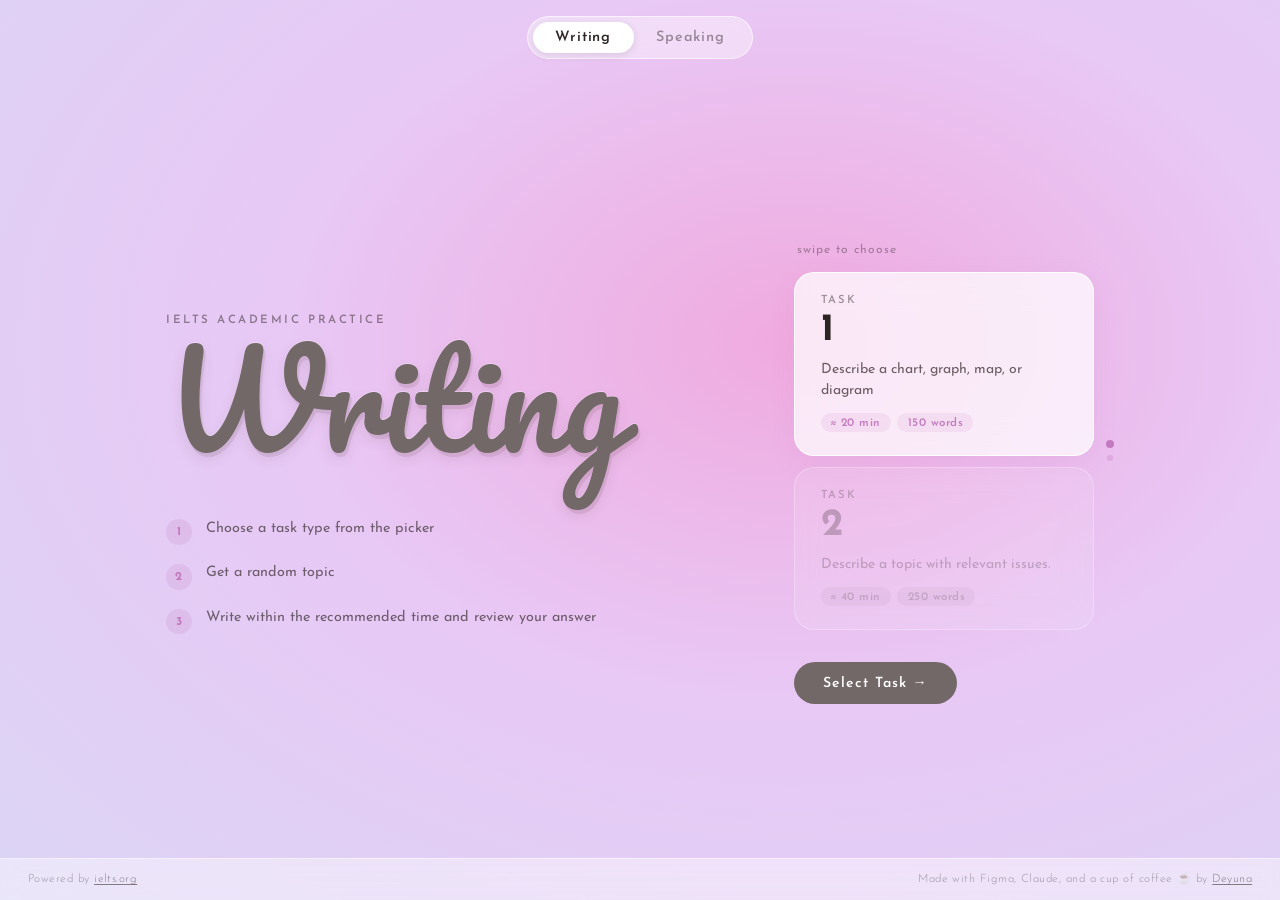
<file: index.html>
<!DOCTYPE html>
<html lang="en">
<head>
  <meta charset="UTF-8" />
  <meta name="viewport" content="width=device-width, initial-scale=1.0" />
  <title>IELTS Practice</title>
  <link rel="preconnect" href="https://fonts.googleapis.com" />
  <link rel="preconnect" href="https://fonts.gstatic.com" crossorigin />
  <link href="https://fonts.googleapis.com/css2?family=Josefin+Sans:wght@300;400;600;700&family=Pacifico&display=swap" rel="stylesheet" />
  <link rel="stylesheet" href="style.css" />
</head>
<body>

  <!-- Fixed Nav -->
  <nav class="nav">
    <div class="nav-inner">
      <div class="nav-pill-track">
        <div class="nav-slider"></div>
        <button class="nav-btn active" data-mode="writing">Writing</button>
        <button class="nav-btn" data-mode="speaking">Speaking</button>
      </div>
    </div>
  </nav>

  <!-- Writing Section -->
  <section class="mode-section" id="section-writing">
    <div class="mode-layout">

      <!-- Left Hero -->
      <div class="hero-side">
        <p class="eyebrow">IELTS Academic Practice</p>
        <h1 class="hero-title">Writing</h1>
        <ol class="steps-list">
          <li class="step-item">
            <span class="step-num">1</span>
            <span class="step-text">Choose a task type from the picker</span>
          </li>
          <li class="step-item">
            <span class="step-num">2</span>
            <span class="step-text">Get a random topic</span>
          </li>
          <li class="step-item">
            <span class="step-num">3</span>
            <span class="step-text">Write within the recommended time and review your answer</span>
          </li>
        </ol>
      </div>

      <!-- Right Picker -->
      <div class="picker-side">
        <p class="swipe-hint">swipe to choose</p>

        <div class="card-with-dots">
          <div class="card-stack" id="stack-writing">

            <div class="card card-active" data-value="task1">
              <p class="card-label">Task</p>
              <p class="card-number">1</p>
              <p class="card-desc">Describe a chart, graph, map, or diagram</p>
              <div class="card-badges">
                <span class="card-badge">&#8776; 20 min</span>
                <span class="card-badge">150 words</span>
              </div>
            </div>

            <div class="card card-inactive" data-value="task2">
              <p class="card-label">Task</p>
              <p class="card-number">2</p>
              <p class="card-desc">Describe a topic with relevant issues.</p>
              <div class="card-badges">
                <span class="card-badge">&#8776; 40 min</span>
                <span class="card-badge">250 words</span>
              </div>
            </div>

          </div>

          <div class="dot-row" id="dots-writing">
            <span class="dot active"></span>
            <span class="dot"></span>
          </div>
        </div>

        <button class="start-btn" data-section="writing">Select Task &#8594;</button>
      </div>

    </div>
  </section>

  <!-- Speaking Section -->
  <section class="mode-section hidden" id="section-speaking">
    <div class="mode-layout">

      <!-- Left Hero -->
      <div class="hero-side">
        <p class="eyebrow">IELTS Academic Practice</p>
        <h1 class="hero-title">Speaking</h1>
        <ol class="steps-list">
          <li class="step-item">
            <span class="step-num">1</span>
            <span class="step-text">Choose a part from the picker</span>
          </li>
          <li class="step-item">
            <span class="step-num">2</span>
            <span class="step-text">Get a random topic</span>
          </li>
          <li class="step-item">
            <span class="step-num">3</span>
            <span class="step-text">Practice your speaking!</span>
          </li>
        </ol>
      </div>

      <!-- Right Picker -->
      <div class="picker-side">
        <p class="swipe-hint">swipe to choose</p>

        <div class="card-with-dots">
          <div class="card-stack" id="stack-speaking">

            <div class="card card-active" data-value="part1">
              <p class="card-label">Part</p>
              <p class="card-number">1</p>
              <p class="card-desc">Introduce and interview</p>
              <div class="card-badges">
                <span class="card-badge">&#8776; 4 &#8211; 5 minutes</span>
              </div>
            </div>

            <div class="card card-inactive" data-value="part2">
              <p class="card-label">Part</p>
              <p class="card-number">2</p>
              <p class="card-desc">Long turn</p>
              <div class="card-badges">
                <span class="card-badge">&#8776; 3 &#8211; 4 minutes</span>
              </div>
            </div>

            <div class="card card-inactive" data-value="part3">
              <p class="card-label">Part</p>
              <p class="card-number">3</p>
              <p class="card-desc">Discussion</p>
              <div class="card-badges">
                <span class="card-badge">&#8776; 4 &#8211; 5 mins</span>
              </div>
            </div>

          </div>

          <div class="dot-row" id="dots-speaking">
            <span class="dot active"></span>
            <span class="dot"></span>
            <span class="dot"></span>
          </div>
        </div>

        <button class="start-btn" data-section="speaking">Select Task &#8594;</button>
      </div>

    </div>
  </section>

  <footer class="site-footer">
    <span class="footer-left">
      Powered by <a class="footer-link" href="https://ielts.org" target="_blank" rel="noopener noreferrer">ielts.org</a>
    </span>
    <span class="footer-right">
      Made with Figma, Claude, and a cup of coffee &#9749; by <a class="footer-link" href="https://www.linkedin.com/in/deyuna-arham-rusmiland/" target="_blank" rel="noopener noreferrer">Deyuna</a>
    </span>
  </footer>

  <script src="app.js"></script>
  <script src="pop.js"></script>
</body>
</html>
</file>
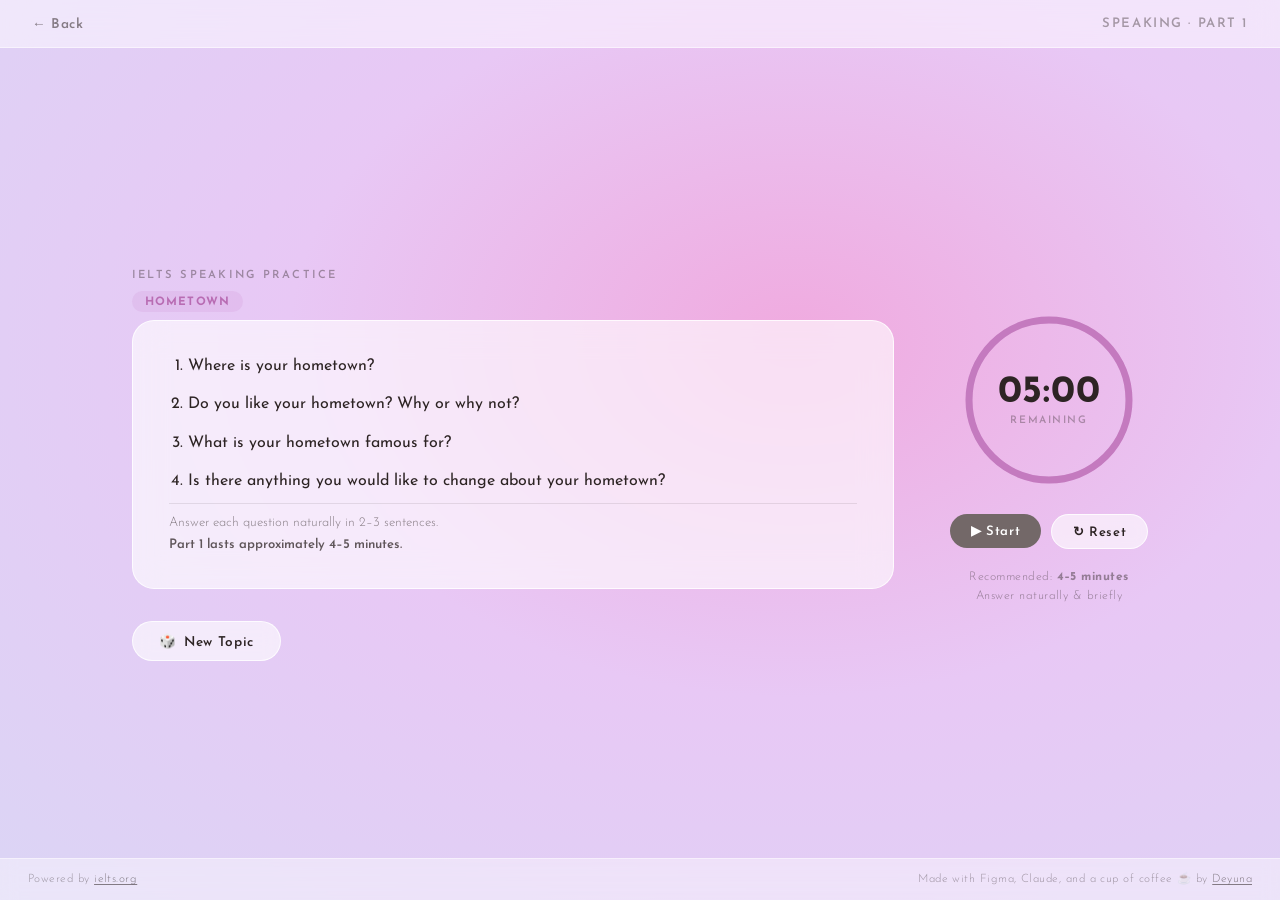
<file: part1.html>
<!DOCTYPE html>
<html lang="en">
<head>
  <meta charset="UTF-8" />
  <meta name="viewport" content="width=device-width, initial-scale=1.0" />
  <title>Part 1 — IELTS Speaking Practice</title>
  <link rel="preconnect" href="https://fonts.googleapis.com" />
  <link rel="preconnect" href="https://fonts.gstatic.com" crossorigin />
  <link href="https://fonts.googleapis.com/css2?family=Josefin+Sans:wght@300;400;600;700&family=Pacifico&display=swap" rel="stylesheet" />
  <link rel="stylesheet" href="style.css" />
</head>
<body>

  <header class="practice-nav">
    <a href="index.html" class="back-btn">&#8592; Back</a>
    <span class="practice-nav__title">Speaking &middot; Part 1</span>
  </header>

  <main class="practice-main">
    <div class="practice-layout">

      <div class="question-side">
        <div>
          <span class="question-eyebrow">IELTS Speaking Practice</span>
          <span class="question-type-badge" id="q-type">Hometown</span>
        </div>
        <div class="question-card" id="question-card">
          <div id="q-prompt"></div>
          <hr class="question-divider" />
          <p class="question-task-line">
            Answer each question naturally in 2&ndash;3 sentences.<br />
            <strong>Part 1 lasts approximately 4&ndash;5 minutes.</strong>
          </p>
        </div>
        <button class="btn-new" id="btn-new">&#127922;&ensp;New Topic</button>
      </div>

      <div class="timer-side">
        <div class="timer-container">
          <svg class="timer-svg" viewBox="0 0 188 188">
            <circle class="timer-track" cx="94" cy="94" r="80" />
            <circle class="timer-ring" id="timer-ring" cx="94" cy="94" r="80" />
          </svg>
          <div class="timer-center">
            <div class="timer-display" id="timer-display">05:00</div>
            <div class="timer-sub">remaining</div>
          </div>
        </div>
        <div class="timer-controls">
          <button class="timer-btn timer-btn--start" id="btn-start">&#9654; Start</button>
          <button class="timer-btn timer-btn--reset" id="btn-reset">&#8635; Reset</button>
        </div>
        <p class="timer-info">Recommended: <strong>4&ndash;5 minutes</strong><br />Answer naturally &amp; briefly</p>
      </div>

    </div>
  </main>

  <footer class="site-footer">
    <span class="footer-left">Powered by <a class="footer-link" href="https://ielts.org" target="_blank" rel="noopener noreferrer">ielts.org</a></span>
    <span class="footer-right">Made with Figma, Claude, and a cup of coffee &#9749; by <a class="footer-link" href="https://www.linkedin.com/in/deyuna-arham-rusmiland/" target="_blank" rel="noopener noreferrer">Deyuna</a></span>
  </footer>

  <script>
  (function () {
    'use strict';

    const topics = [
      {
        topic: 'Hometown',
        questions: [
          'Where is your hometown?',
          'Do you like your hometown? Why or why not?',
          'What is your hometown famous for?',
          'Is there anything you would like to change about your hometown?'
        ]
      },
      {
        topic: 'Home & Accommodation',
        questions: [
          'Do you live in a house or an apartment?',
          'How long have you lived there?',
          'What is your favourite room in your home?',
          'Would you like to change anything about your home?'
        ]
      },
      {
        topic: 'Work & Study',
        questions: [
          'What do you do — do you work or are you a student?',
          'Why did you choose your job or field of study?',
          'Do you enjoy your work or studies?',
          'What are your plans for the future?'
        ]
      },
      {
        topic: 'Family',
        questions: [
          'Can you tell me about your family?',
          'Are you close to your family members?',
          'How much time do you spend with your family?',
          'Is family important in your culture?'
        ]
      },
      {
        topic: 'Hobbies & Free Time',
        questions: [
          'What do you like to do in your free time?',
          'How long have you had this interest?',
          'Do you prefer spending free time alone or with others?',
          'Is it important to have hobbies? Why?'
        ]
      },
      {
        topic: 'Food & Cooking',
        questions: [
          'What is your favourite food?',
          'Do you enjoy cooking? Why or why not?',
          'Have your eating habits changed since you were a child?',
          'Is food an important part of your culture?'
        ]
      },
      {
        topic: 'Music',
        questions: [
          'Do you enjoy listening to music?',
          'What type of music do you like most?',
          'Can you play any musical instruments?',
          'Has music always been popular in your country?'
        ]
      },
      {
        topic: 'Sports & Exercise',
        questions: [
          'Do you like sports?',
          'What sports do you enjoy playing or watching?',
          'Did you do a lot of sport when you were a child?',
          'Do you think it is important to be physically fit?'
        ]
      },
      {
        topic: 'Travel',
        questions: [
          'Do you enjoy travelling?',
          'Where have you travelled to?',
          'Where would you most like to visit in the future?',
          'Do you prefer travelling alone or with others?'
        ]
      },
      {
        topic: 'Reading',
        questions: [
          'Do you like reading?',
          'What kinds of books do you like to read?',
          'How often do you read?',
          'Do you think reading habits have changed in recent years?'
        ]
      },
      {
        topic: 'Technology',
        questions: [
          'How often do you use the internet?',
          'What do you mainly use your smartphone for?',
          'Do you think you spend too much time on technology?',
          'How has technology changed your daily life?'
        ]
      },
      {
        topic: 'Shopping',
        questions: [
          'Do you enjoy shopping?',
          'How often do you go shopping?',
          'Do you prefer shopping online or in physical shops?',
          'Has the way people shop changed in recent years?'
        ]
      },
      {
        topic: 'Weather',
        questions: [
          'What kind of weather do you like?',
          'How does weather affect your mood?',
          'What is the weather like in your hometown?',
          'Has the weather in your country changed recently?'
        ]
      },
      {
        topic: 'Art & Museums',
        questions: [
          'Are you interested in art?',
          'Do you ever visit art galleries or museums?',
          'Did you study art at school?',
          'Is art important in your culture?'
        ]
      },
      {
        topic: 'Films & TV',
        questions: [
          'Do you enjoy watching films?',
          'What is your favourite type of film?',
          'How often do you watch TV or streaming shows?',
          'Do you prefer watching films at home or at the cinema?'
        ]
      }
    ];

    let currentIdx = -1;

    const qType   = document.getElementById('q-type');
    const qPrompt = document.getElementById('q-prompt');
    const qCard   = document.getElementById('question-card');
    const btnNew  = document.getElementById('btn-new');
    const btnStart= document.getElementById('btn-start');
    const btnReset= document.getElementById('btn-reset');
    const display = document.getElementById('timer-display');
    const ring    = document.getElementById('timer-ring');

    const TOTAL = 5 * 60;
    const R = 80;
    const CIRC = 2 * Math.PI * R;
    ring.style.strokeDasharray = CIRC;
    ring.style.strokeDashoffset = 0;

    let remaining = TOTAL, running = false, interval = null;


    function playBell() {
      try {
        var ctx = new (window.AudioContext || window.webkitAudioContext)();
        function ring(startTime) {
          [[880, 0.45], [1320, 0.25], [1760, 0.12], [2640, 0.06]].forEach(function(h) {
            var osc = ctx.createOscillator();
            var gain = ctx.createGain();
            osc.connect(gain);
            gain.connect(ctx.destination);
            osc.frequency.value = h[0];
            osc.type = 'sine';
            gain.gain.setValueAtTime(h[1], startTime);
            gain.gain.exponentialRampToValueAtTime(0.001, startTime + 1.4);
            osc.start(startTime);
            osc.stop(startTime + 1.5);
          });
        }
        ring(ctx.currentTime);
        ring(ctx.currentTime + 1.1);
        ring(ctx.currentTime + 2.2);
      } catch(e) {}
    }

    function fmt(s) {
      return String(Math.floor(s/60)).padStart(2,'0') + ':' + String(s%60).padStart(2,'0');
    }
    function renderTimer() {
      display.textContent = fmt(remaining);
      ring.style.strokeDashoffset = CIRC * (1 - remaining / TOTAL);
      if (remaining <= 60 && remaining > 0) {
        ring.classList.add('warning'); ring.classList.remove('done');
      } else if (remaining === 0) {
        ring.classList.add('done'); ring.classList.remove('warning');
      } else {
        ring.classList.remove('warning','done');
      }
    }
    function startTimer() {
      if (running || remaining === 0) return;
      running = true; btnStart.textContent = '⏸ Pause';
      interval = setInterval(function() {
        remaining--;
        renderTimer();
        if (remaining <= 0) {
          clearInterval(interval); running = false;
          btnStart.textContent = '▶ Start';
          playBell();
          display.textContent = "Time's up!";
          display.classList.add('timer-timesup');
        }
      }, 1000);
    }
    function pauseTimer() { clearInterval(interval); running = false; btnStart.textContent = '▶ Start'; }
    function resetTimer() { pauseTimer(); remaining = TOTAL; display.classList.remove('timer-timesup'); renderTimer(); }

    btnStart.addEventListener('click', function() { running ? pauseTimer() : startTimer(); });
    btnReset.addEventListener('click', resetTimer);

    function showQuestion(t) {
      qCard.classList.add('fading');
      setTimeout(function() {
        qType.textContent = t.topic;
        var html = '<ol style="margin:0;padding-left:1.2rem;display:flex;flex-direction:column;gap:.75rem">';
        t.questions.forEach(function(q) {
          html += '<li style="font-family:\'Josefin Sans\',sans-serif;font-size:1rem;font-weight:400;color:#2d2424;line-height:1.65">' + q + '</li>';
        });
        html += '</ol>';
        qPrompt.innerHTML = html;
        qCard.classList.remove('fading');
      }, 200);
    }

    btnNew.addEventListener('click', function() {
      var idx;
      do { idx = Math.floor(Math.random() * topics.length); } while (idx === currentIdx && topics.length > 1);
      currentIdx = idx;
      showQuestion(topics[idx]);
    });

    currentIdx = 0;
    showQuestion(topics[0]);
    renderTimer();
  })();
  </script>
  <script src="pop.js"></script>
</body>
</html>
</file>
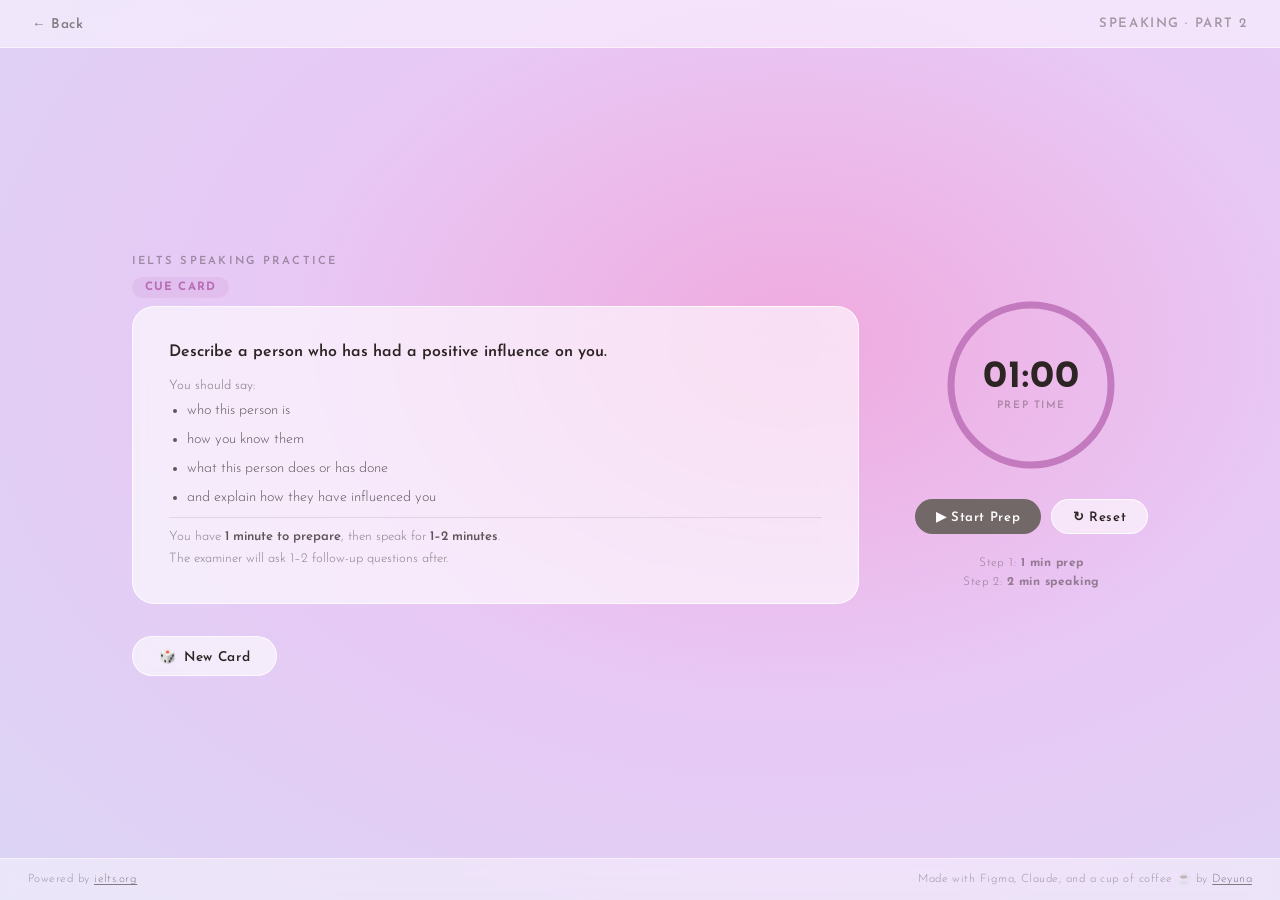
<file: part2.html>
<!DOCTYPE html>
<html lang="en">
<head>
  <meta charset="UTF-8" />
  <meta name="viewport" content="width=device-width, initial-scale=1.0" />
  <title>Part 2 — IELTS Speaking Practice</title>
  <link rel="preconnect" href="https://fonts.googleapis.com" />
  <link rel="preconnect" href="https://fonts.gstatic.com" crossorigin />
  <link href="https://fonts.googleapis.com/css2?family=Josefin+Sans:wght@300;400;600;700&family=Pacifico&display=swap" rel="stylesheet" />
  <link rel="stylesheet" href="style.css" />
</head>
<body>

  <header class="practice-nav">
    <a href="index.html" class="back-btn">&#8592; Back</a>
    <span class="practice-nav__title">Speaking &middot; Part 2</span>
  </header>

  <main class="practice-main">
    <div class="practice-layout">

      <div class="question-side">
        <div>
          <span class="question-eyebrow">IELTS Speaking Practice</span>
          <span class="question-type-badge" id="q-type">Long Turn</span>
        </div>
        <div class="question-card" id="question-card">
          <div id="q-prompt"></div>
          <hr class="question-divider" />
          <p class="question-task-line">
            You have <strong>1 minute to prepare</strong>, then speak for <strong>1&ndash;2 minutes</strong>.<br />
            The examiner will ask 1&ndash;2 follow-up questions after.
          </p>
        </div>
        <button class="btn-new" id="btn-new">&#127922;&ensp;New Card</button>
      </div>

      <div class="timer-side">
        <div class="timer-container">
          <svg class="timer-svg" viewBox="0 0 188 188">
            <circle class="timer-track" cx="94" cy="94" r="80" />
            <circle class="timer-ring" id="timer-ring" cx="94" cy="94" r="80" />
          </svg>
          <div class="timer-center">
            <div class="timer-display" id="timer-display">01:00</div>
            <div class="timer-sub" id="timer-sub">prep time</div>
          </div>
        </div>
        <div class="timer-controls">
          <button class="timer-btn timer-btn--start" id="btn-start">&#9654; Start Prep</button>
          <button class="timer-btn timer-btn--reset" id="btn-reset">&#8635; Reset</button>
        </div>
        <p class="timer-info" id="timer-info">Step 1: <strong>1 min prep</strong><br />Step 2: <strong>2 min speaking</strong></p>
      </div>

    </div>
  </main>

  <footer class="site-footer">
    <span class="footer-left">Powered by <a class="footer-link" href="https://ielts.org" target="_blank" rel="noopener noreferrer">ielts.org</a></span>
    <span class="footer-right">Made with Figma, Claude, and a cup of coffee &#9749; by <a class="footer-link" href="https://www.linkedin.com/in/deyuna-arham-rusmiland/" target="_blank" rel="noopener noreferrer">Deyuna</a></span>
  </footer>

  <script>
  (function () {
    'use strict';

    const cards = [
      {
        prompt: 'Describe a person who has had a positive influence on you.',
        bullets: ['who this person is', 'how you know them', 'what this person does or has done', 'and explain how they have influenced you']
      },
      {
        prompt: 'Describe a place you have visited that you particularly enjoyed.',
        bullets: ['where this place is', 'when you went there', 'what you did there', 'and explain why you enjoyed it so much']
      },
      {
        prompt: 'Describe a memorable event from your childhood.',
        bullets: ['what the event was', 'when and where it took place', 'who was there with you', 'and explain why this event is memorable for you']
      },
      {
        prompt: 'Describe a skill you would like to learn.',
        bullets: ['what the skill is', 'why you would like to learn it', 'how you would learn it', 'and explain how this skill would benefit you']
      },
      {
        prompt: 'Describe a book or film that made a strong impression on you.',
        bullets: ['what it is about', 'when you read or watched it', 'why you chose it', 'and explain what impression it made on you']
      },
      {
        prompt: 'Describe a time when you helped someone.',
        bullets: ['who you helped', 'when this happened', 'how you helped them', 'and explain how you felt about helping them']
      },
      {
        prompt: 'Describe a traditional food from your country.',
        bullets: ['what this food is', 'how it is made', 'when people eat it', 'and explain why this food is important to your culture']
      },
      {
        prompt: 'Describe a teacher who made a lasting impression on you.',
        bullets: ['who this teacher was', 'what subject they taught', 'what made them different from other teachers', 'and explain what you learned from them']
      },
      {
        prompt: 'Describe a piece of technology you find particularly useful.',
        bullets: ['what the technology is', 'how often you use it', 'what you use it for', 'and explain why you find it so useful']
      },
      {
        prompt: 'Describe a journey you have been on that you found memorable.',
        bullets: ['where you went', 'how you travelled', 'who you were with', 'and explain what made this journey memorable']
      },
      {
        prompt: 'Describe an achievement you are proud of.',
        bullets: ['what the achievement was', 'when you achieved it', 'what challenges you faced', 'and explain why you are proud of this achievement']
      },
      {
        prompt: 'Describe a sport or physical activity you enjoy.',
        bullets: ['what the sport or activity is', 'when you started doing it', 'how often you do it', 'and explain why you enjoy it']
      },
      {
        prompt: 'Describe a time you received helpful advice.',
        bullets: ['who gave you the advice', 'what the advice was', 'why you needed it at the time', 'and explain how the advice helped you']
      },
      {
        prompt: 'Describe a city or town you would like to live in.',
        bullets: ['where this city or town is', 'what it is like', 'why you would like to live there', 'and explain what you would do there']
      },
      {
        prompt: 'Describe something you own that is very important to you.',
        bullets: ['what the object is', 'how long you have had it', 'how you got it', 'and explain why it is important to you']
      }
    ];

    let currentIdx = -1;

    const qType   = document.getElementById('q-type');
    const qPrompt = document.getElementById('q-prompt');
    const qCard   = document.getElementById('question-card');
    const btnNew  = document.getElementById('btn-new');
    const btnStart= document.getElementById('btn-start');
    const btnReset= document.getElementById('btn-reset');
    const display = document.getElementById('timer-display');
    const sub     = document.getElementById('timer-sub');
    const ring    = document.getElementById('timer-ring');

    const PREP = 60, SPEAK = 120;
    const R = 80, CIRC = 2 * Math.PI * R;
    ring.style.strokeDasharray = CIRC;

    let phase = 'prep', remaining = PREP, running = false, interval = null;


    function playBell() {
      try {
        var ctx = new (window.AudioContext || window.webkitAudioContext)();
        function ring(startTime) {
          [[880, 0.45], [1320, 0.25], [1760, 0.12], [2640, 0.06]].forEach(function(h) {
            var osc = ctx.createOscillator();
            var gain = ctx.createGain();
            osc.connect(gain);
            gain.connect(ctx.destination);
            osc.frequency.value = h[0];
            osc.type = 'sine';
            gain.gain.setValueAtTime(h[1], startTime);
            gain.gain.exponentialRampToValueAtTime(0.001, startTime + 1.4);
            osc.start(startTime);
            osc.stop(startTime + 1.5);
          });
        }
        ring(ctx.currentTime);
        ring(ctx.currentTime + 1.1);
        ring(ctx.currentTime + 2.2);
      } catch(e) {}
    }

    function fmt(s) {
      return String(Math.floor(s/60)).padStart(2,'0') + ':' + String(s%60).padStart(2,'0');
    }
    function renderTimer() {
      display.textContent = fmt(remaining);
      var total = phase === 'prep' ? PREP : SPEAK;
      ring.style.strokeDashoffset = CIRC * (1 - remaining / total);
      if (remaining <= 30 && remaining > 0) {
        ring.classList.add('warning'); ring.classList.remove('done');
      } else if (remaining === 0) {
        ring.classList.add('done'); ring.classList.remove('warning');
      } else {
        ring.classList.remove('warning','done');
      }
    }

    function startSpeakPhase() {
      phase = 'speak';
      remaining = SPEAK;
      sub.textContent = 'speaking time';
      btnStart.textContent = '⏸ Pause';
      ring.classList.remove('warning','done');
      display.classList.remove('timer-timesup');
      renderTimer();
      interval = setInterval(function() {
        remaining--;
        renderTimer();
        if (remaining <= 0) {
          clearInterval(interval); running = false;
          btnStart.textContent = '▶ Start';
          playBell();
          display.textContent = "Time's up!";
          display.classList.add('timer-timesup');
        }
      }, 1000);
    }

    function startTimer() {
      if (running) return;
      if (remaining === 0 && phase === 'speak') return;
      running = true;
      btnStart.textContent = '⏸ Pause';
      interval = setInterval(function() {
        remaining--;
        renderTimer();
        if (remaining <= 0) {
          clearInterval(interval); running = false;
          if (phase === 'prep') {
            startSpeakPhase();
          } else {
            btnStart.textContent = '▶ Start';
            playBell();
          display.textContent = "Time's up!";
            display.classList.add('timer-timesup');
          }
        }
      }, 1000);
    }
    function pauseTimer() { clearInterval(interval); running = false; btnStart.textContent = phase === 'prep' ? '▶ Start Prep' : '▶ Resume'; }
    function resetTimer() {
      pauseTimer(); phase = 'prep'; remaining = PREP;
      sub.textContent = 'prep time';
      btnStart.textContent = '▶ Start Prep';
      display.classList.remove('timer-timesup');
      ring.classList.remove('warning','done');
      renderTimer();
    }

    btnStart.addEventListener('click', function() { running ? pauseTimer() : startTimer(); });
    btnReset.addEventListener('click', resetTimer);

    function showQuestion(c) {
      qCard.classList.add('fading');
      setTimeout(function() {
        qType.textContent = 'Cue Card';
        var html = '<p style="font-family:\'Josefin Sans\',sans-serif;font-size:1rem;font-weight:600;color:#2d2424;line-height:1.65;margin-bottom:.9rem">' + c.prompt + '</p>';
        html += '<p style="font-family:\'Josefin Sans\',sans-serif;font-size:.82rem;font-weight:300;color:rgba(45,36,36,.6);margin-bottom:.5rem">You should say:</p>';
        html += '<ul style="margin:0;padding-left:1.1rem;display:flex;flex-direction:column;gap:.4rem">';
        c.bullets.forEach(function(b) {
          html += '<li style="font-family:\'Josefin Sans\',sans-serif;font-size:.9rem;font-weight:300;color:rgba(45,36,36,.75);line-height:1.55">' + b + '</li>';
        });
        html += '</ul>';
        qPrompt.innerHTML = html;
        qCard.classList.remove('fading');
      }, 200);
    }

    btnNew.addEventListener('click', function() {
      var idx;
      do { idx = Math.floor(Math.random() * cards.length); } while (idx === currentIdx && cards.length > 1);
      currentIdx = idx;
      showQuestion(cards[idx]);
      resetTimer();
    });

    currentIdx = 0;
    showQuestion(cards[0]);
    renderTimer();
  })();
  </script>
  <script src="pop.js"></script>
</body>
</html>
</file>
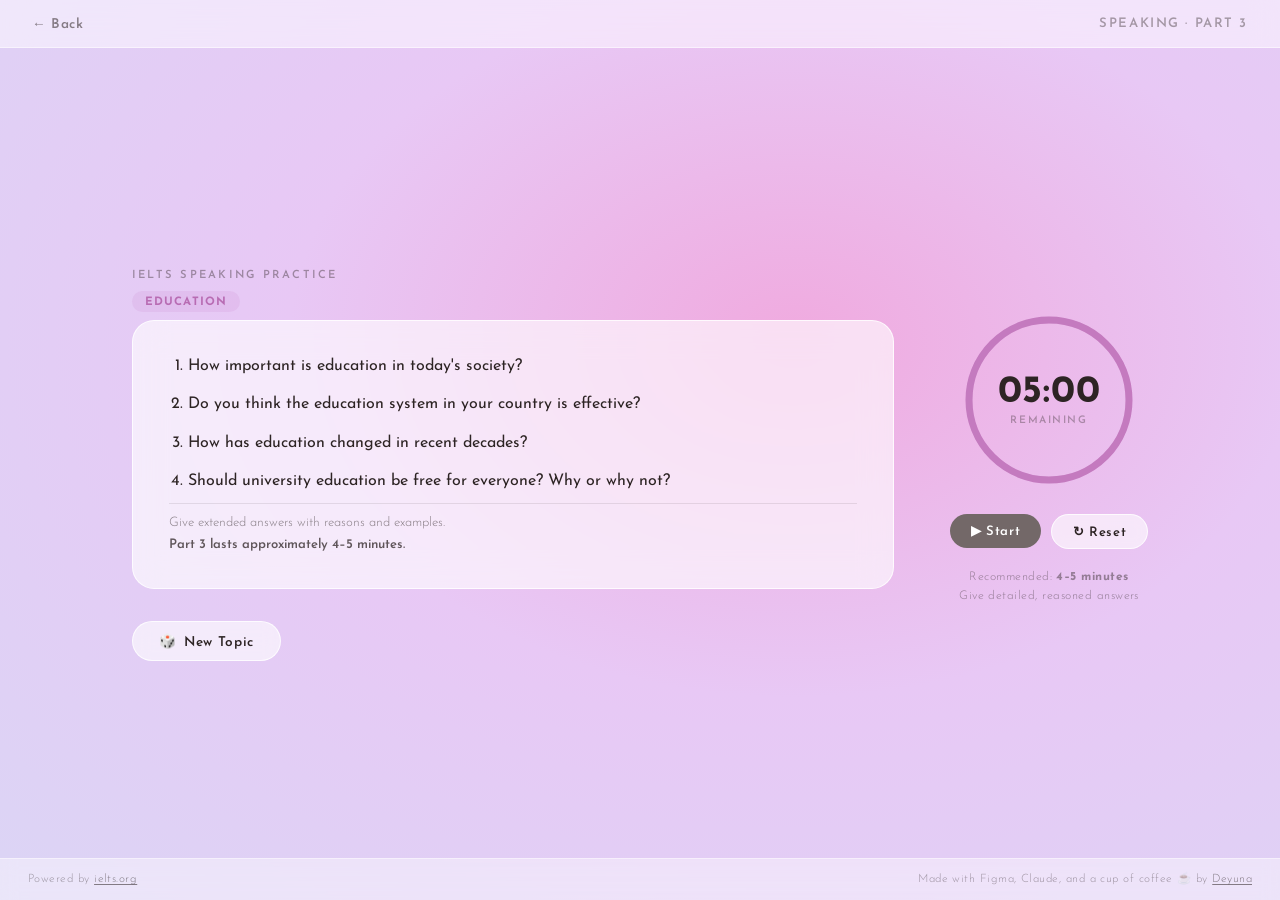
<file: part3.html>
<!DOCTYPE html>
<html lang="en">
<head>
  <meta charset="UTF-8" />
  <meta name="viewport" content="width=device-width, initial-scale=1.0" />
  <title>Part 3 — IELTS Speaking Practice</title>
  <link rel="preconnect" href="https://fonts.googleapis.com" />
  <link rel="preconnect" href="https://fonts.gstatic.com" crossorigin />
  <link href="https://fonts.googleapis.com/css2?family=Josefin+Sans:wght@300;400;600;700&family=Pacifico&display=swap" rel="stylesheet" />
  <link rel="stylesheet" href="style.css" />
</head>
<body>

  <header class="practice-nav">
    <a href="index.html" class="back-btn">&#8592; Back</a>
    <span class="practice-nav__title">Speaking &middot; Part 3</span>
  </header>

  <main class="practice-main">
    <div class="practice-layout">

      <div class="question-side">
        <div>
          <span class="question-eyebrow">IELTS Speaking Practice</span>
          <span class="question-type-badge" id="q-type">Discussion</span>
        </div>
        <div class="question-card" id="question-card">
          <div id="q-prompt"></div>
          <hr class="question-divider" />
          <p class="question-task-line">
            Give extended answers with reasons and examples.<br />
            <strong>Part 3 lasts approximately 4&ndash;5 minutes.</strong>
          </p>
        </div>
        <button class="btn-new" id="btn-new">&#127922;&ensp;New Topic</button>
      </div>

      <div class="timer-side">
        <div class="timer-container">
          <svg class="timer-svg" viewBox="0 0 188 188">
            <circle class="timer-track" cx="94" cy="94" r="80" />
            <circle class="timer-ring" id="timer-ring" cx="94" cy="94" r="80" />
          </svg>
          <div class="timer-center">
            <div class="timer-display" id="timer-display">05:00</div>
            <div class="timer-sub">remaining</div>
          </div>
        </div>
        <div class="timer-controls">
          <button class="timer-btn timer-btn--start" id="btn-start">&#9654; Start</button>
          <button class="timer-btn timer-btn--reset" id="btn-reset">&#8635; Reset</button>
        </div>
        <p class="timer-info">Recommended: <strong>4&ndash;5 minutes</strong><br />Give detailed, reasoned answers</p>
      </div>

    </div>
  </main>

  <footer class="site-footer">
    <span class="footer-left">Powered by <a class="footer-link" href="https://ielts.org" target="_blank" rel="noopener noreferrer">ielts.org</a></span>
    <span class="footer-right">Made with Figma, Claude, and a cup of coffee &#9749; by <a class="footer-link" href="https://www.linkedin.com/in/deyuna-arham-rusmiland/" target="_blank" rel="noopener noreferrer">Deyuna</a></span>
  </footer>

  <script>
  (function () {
    'use strict';

    const topics = [
      {
        topic: 'Education',
        questions: [
          'How important is education in today\'s society?',
          'Do you think the education system in your country is effective?',
          'How has education changed in recent decades?',
          'Should university education be free for everyone? Why or why not?'
        ]
      },
      {
        topic: 'Technology & Society',
        questions: [
          'How has technology changed the way people communicate?',
          'Do you think social media has a positive or negative effect on society?',
          'What are the benefits and drawbacks of working from home?',
          'How might technology change the world in the next 50 years?'
        ]
      },
      {
        topic: 'Environment',
        questions: [
          'What are the main environmental problems facing the world today?',
          'Who do you think is responsible for protecting the environment?',
          'What can individuals do to help the environment?',
          'Do you think governments do enough to tackle climate change?'
        ]
      },
      {
        topic: 'Work & Career',
        questions: [
          'What qualities make a good job?',
          'Why do some people prefer job security while others prefer variety?',
          'How important is work-life balance in today\'s world?',
          'Do you think the nature of jobs will change significantly in the future?'
        ]
      },
      {
        topic: 'Health & Lifestyle',
        questions: [
          'Why is a healthy lifestyle important?',
          'What do you think is the biggest health challenge in modern society?',
          'Do you think governments should do more to promote healthy living?',
          'How can people maintain good mental health in stressful lives?'
        ]
      },
      {
        topic: 'Culture & Traditions',
        questions: [
          'Why is it important to preserve cultural traditions?',
          'How do traditions help define national identity?',
          'Have traditions changed in your country in recent years?',
          'How does globalisation affect local cultures?'
        ]
      },
      {
        topic: 'Family & Society',
        questions: [
          'How has the role of the family changed in modern society?',
          'Do you think extended families are still important today?',
          'What impact does having children have on a person\'s life?',
          'Are family values changing in your country? How?'
        ]
      },
      {
        topic: 'Media & Communication',
        questions: [
          'How do people get their news today compared to in the past?',
          'Do you think the media has too much influence on people\'s opinions?',
          'How should the media be regulated?',
          'What is the impact of fake news on society?'
        ]
      },
      {
        topic: 'Travel & Tourism',
        questions: [
          'Why do people enjoy travelling to other countries?',
          'What are the benefits and drawbacks of mass tourism?',
          'How has travel changed in recent decades?',
          'Do you think people will travel differently in the future?'
        ]
      },
      {
        topic: 'Shopping & Consumerism',
        questions: [
          'Why has consumerism increased so much in recent decades?',
          'What are the advantages and disadvantages of online shopping?',
          'How do advertisers influence our buying habits?',
          'Should people be more mindful of what they buy? Why?'
        ]
      },
      {
        topic: 'Cities & Urban Life',
        questions: [
          'What are the main advantages of living in a big city?',
          'What problems do modern cities face?',
          'How can city life be improved for residents?',
          'Do you think more people will move to cities in the future?'
        ]
      },
      {
        topic: 'Sport & Fitness',
        questions: [
          'Why is sport important in modern society?',
          'Should governments invest more in sports facilities for the public?',
          'Do you think professional athletes are paid too much?',
          'How can schools encourage young people to be more active?'
        ]
      }
    ];

    let currentIdx = -1;

    const qType   = document.getElementById('q-type');
    const qPrompt = document.getElementById('q-prompt');
    const qCard   = document.getElementById('question-card');
    const btnNew  = document.getElementById('btn-new');
    const btnStart= document.getElementById('btn-start');
    const btnReset= document.getElementById('btn-reset');
    const display = document.getElementById('timer-display');
    const ring    = document.getElementById('timer-ring');

    const TOTAL = 5 * 60;
    const R = 80, CIRC = 2 * Math.PI * R;
    ring.style.strokeDasharray = CIRC;
    ring.style.strokeDashoffset = 0;

    let remaining = TOTAL, running = false, interval = null;


    function playBell() {
      try {
        var ctx = new (window.AudioContext || window.webkitAudioContext)();
        function ring(startTime) {
          [[880, 0.45], [1320, 0.25], [1760, 0.12], [2640, 0.06]].forEach(function(h) {
            var osc = ctx.createOscillator();
            var gain = ctx.createGain();
            osc.connect(gain);
            gain.connect(ctx.destination);
            osc.frequency.value = h[0];
            osc.type = 'sine';
            gain.gain.setValueAtTime(h[1], startTime);
            gain.gain.exponentialRampToValueAtTime(0.001, startTime + 1.4);
            osc.start(startTime);
            osc.stop(startTime + 1.5);
          });
        }
        ring(ctx.currentTime);
        ring(ctx.currentTime + 1.1);
        ring(ctx.currentTime + 2.2);
      } catch(e) {}
    }

    function fmt(s) {
      return String(Math.floor(s/60)).padStart(2,'0') + ':' + String(s%60).padStart(2,'0');
    }
    function renderTimer() {
      display.textContent = fmt(remaining);
      ring.style.strokeDashoffset = CIRC * (1 - remaining / TOTAL);
      if (remaining <= 60 && remaining > 0) {
        ring.classList.add('warning'); ring.classList.remove('done');
      } else if (remaining === 0) {
        ring.classList.add('done'); ring.classList.remove('warning');
      } else {
        ring.classList.remove('warning','done');
      }
    }
    function startTimer() {
      if (running || remaining === 0) return;
      running = true; btnStart.textContent = '⏸ Pause';
      interval = setInterval(function() {
        remaining--;
        renderTimer();
        if (remaining <= 0) {
          clearInterval(interval); running = false;
          btnStart.textContent = '▶ Start';
          playBell();
          display.textContent = "Time's up!";
          display.classList.add('timer-timesup');
        }
      }, 1000);
    }
    function pauseTimer() { clearInterval(interval); running = false; btnStart.textContent = '▶ Start'; }
    function resetTimer() { pauseTimer(); remaining = TOTAL; display.classList.remove('timer-timesup'); renderTimer(); }

    btnStart.addEventListener('click', function() { running ? pauseTimer() : startTimer(); });
    btnReset.addEventListener('click', resetTimer);

    function showQuestion(t) {
      qCard.classList.add('fading');
      setTimeout(function() {
        qType.textContent = t.topic;
        var html = '<ol style="margin:0;padding-left:1.2rem;display:flex;flex-direction:column;gap:.75rem">';
        t.questions.forEach(function(q) {
          html += '<li style="font-family:\'Josefin Sans\',sans-serif;font-size:1rem;font-weight:400;color:#2d2424;line-height:1.65">' + q + '</li>';
        });
        html += '</ol>';
        qPrompt.innerHTML = html;
        qCard.classList.remove('fading');
      }, 200);
    }

    btnNew.addEventListener('click', function() {
      var idx;
      do { idx = Math.floor(Math.random() * topics.length); } while (idx === currentIdx && topics.length > 1);
      currentIdx = idx;
      showQuestion(topics[idx]);
    });

    currentIdx = 0;
    showQuestion(topics[0]);
    renderTimer();
  })();
  </script>
  <script src="pop.js"></script>
</body>
</html>
</file>
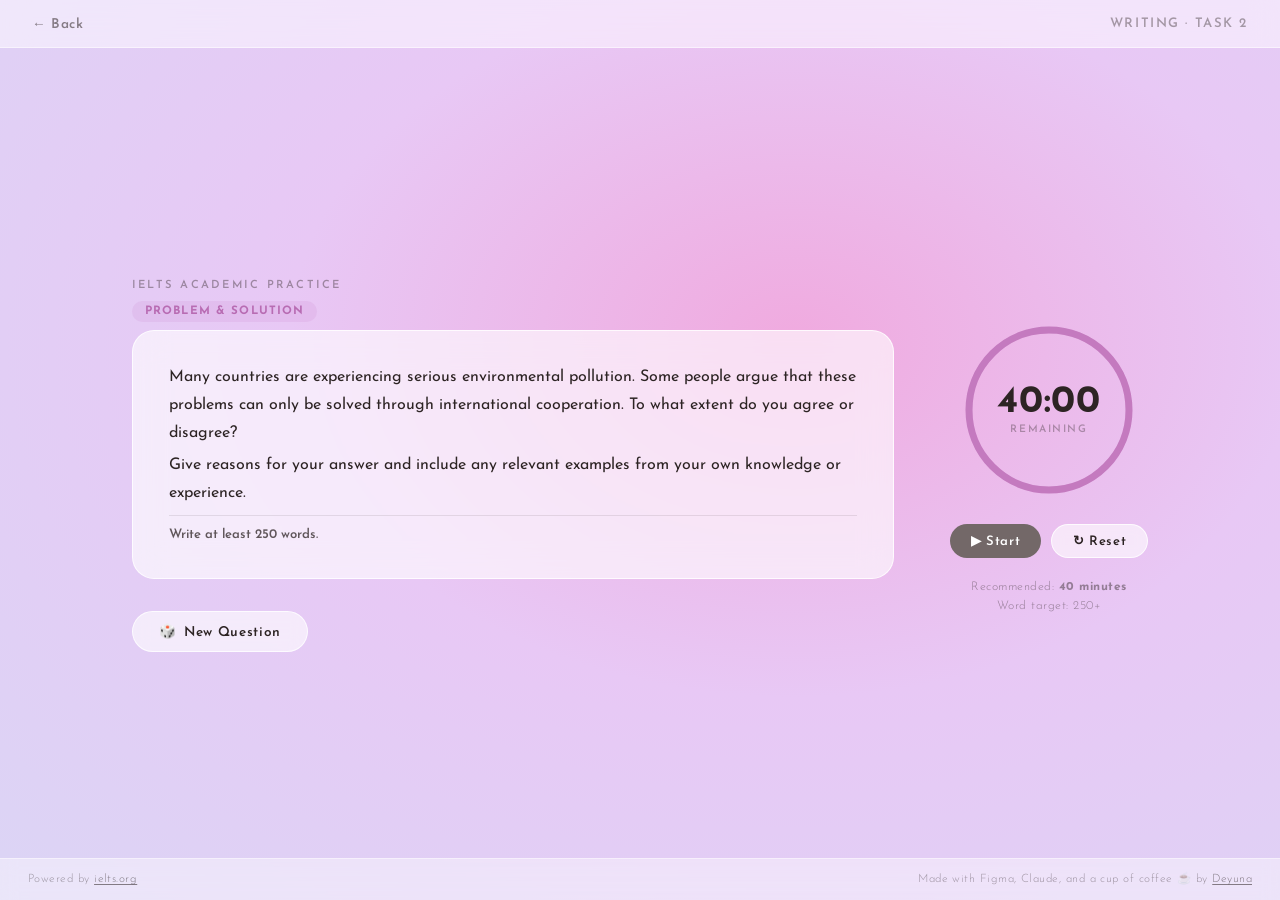
<file: task2.html>
<!DOCTYPE html>
<html lang="en">
<head>
  <meta charset="UTF-8" />
  <meta name="viewport" content="width=device-width, initial-scale=1.0" />
  <title>Task 2 — IELTS Writing Practice</title>
  <link rel="preconnect" href="https://fonts.googleapis.com" />
  <link rel="preconnect" href="https://fonts.gstatic.com" crossorigin />
  <link href="https://fonts.googleapis.com/css2?family=Josefin+Sans:wght@300;400;600;700&family=Pacifico&display=swap" rel="stylesheet" />
  <link rel="stylesheet" href="style.css" />
</head>
<body>

  <header class="practice-nav">
    <a href="index.html" class="back-btn">&#8592; Back</a>
    <span class="practice-nav__title">Writing &middot; Task 2</span>
  </header>

  <main class="practice-main">
    <div class="practice-layout">

      <!-- Timer (first in DOM → first on mobile) -->
      <div class="timer-side">
        <div class="timer-container">
          <svg class="timer-svg" viewBox="0 0 188 188">
            <circle class="timer-track" cx="94" cy="94" r="80" />
            <circle class="timer-ring" id="timer-ring" cx="94" cy="94" r="80" />
          </svg>
          <div class="timer-center">
            <div class="timer-display" id="timer-display">40:00</div>
            <div class="timer-sub">remaining</div>
          </div>
        </div>
        <div class="timer-controls">
          <button class="timer-btn timer-btn--start" id="btn-start">&#9654; Start</button>
          <button class="timer-btn timer-btn--reset" id="btn-reset">&#8635; Reset</button>
        </div>
        <p class="timer-info">Recommended: <strong>40 minutes</strong><br />Word target: 250+</p>
      </div>

      <!-- Question -->
      <div class="question-side">
        <div>
          <span class="question-eyebrow">IELTS Academic Practice</span>
          <span class="question-type-badge" id="q-type">Opinion Essay</span>
        </div>
        <div class="question-card" id="question-card">
          <p class="question-prompt" id="q-prompt">Loading&hellip;</p>
          <p class="question-summarise">
            Give reasons for your answer and include any relevant examples
            from your own knowledge or experience.
          </p>
          <hr class="question-divider" />
          <p class="question-task-line">
            <strong>Write at least 250 words.</strong>
          </p>
        </div>
        <button class="btn-new" id="btn-new">&#127922;&ensp;New Question</button>

      </div>

    </div>

  </main>

  <footer class="site-footer">
    <span class="footer-left">Powered by <a class="footer-link" href="https://ielts.org" target="_blank" rel="noopener noreferrer">ielts.org</a></span>
    <span class="footer-right">Made with Figma, Claude, and a cup of coffee &#9749; by <a class="footer-link" href="https://www.linkedin.com/in/deyuna-arham-rusmiland/" target="_blank" rel="noopener noreferrer">Deyuna</a></span>
  </footer>

  <script>
  (function () {
    'use strict';

    /* ── Question bank ─────────────────────────── */
    const questions = [
      {
        type: 'Opinion Essay',
        prompt: 'Children who are brought up in families that do not have large amounts of money are better prepared to deal with the problems of adult life than children brought up by wealthy parents. To what extent do you agree or disagree with this opinion?'
      },
      {
        type: 'Discussion Essay',
        prompt: 'International tourism has brought enormous benefit to many places. At the same time, there is concern about its impact on local inhabitants and the environment. Do the disadvantages of international tourism outweigh the advantages?'
      },
      {
        type: 'Discussion Essay',
        prompt: 'To be successful in sport, some people believe it is essential to have a good coach. Others say that an athlete\'s natural ability is more important. Discuss both views and give your own opinion.'
      },
      {
        type: 'Opinion Essay',
        prompt: 'The best way to reduce crime is to give longer prison sentences. To what extent do you agree or disagree with this statement?'
      },
      {
        type: 'Discussion Essay',
        prompt: 'Some people think that violent films and video games have negative effects on people, especially the young, and should be banned. Others think that they are harmless entertainment. Discuss both sides of this argument and give your own opinion.'
      },
      {
        type: 'Opinion Essay',
        prompt: 'The media should include more stories that report good news. To what extent do you agree or disagree?'
      },
      {
        type: 'Discussion Essay',
        prompt: 'Some people think that governments should provide financial support for creative artists such as painters and musicians. Others believe that artists should be funded by other means. Discuss both views and give your own opinion.'
      },
      {
        type: 'Problem & Solution',
        prompt: 'In many cities, traffic congestion is becoming an increasingly serious problem. What do you think are the main causes of this problem? What measures could be taken to reduce it?'
      },
      {
        type: 'Advantages & Disadvantages',
        prompt: 'Today, more and more people are choosing to live and work abroad. What are the advantages and disadvantages of this trend for both the individuals involved and for society as a whole?'
      },
      {
        type: 'Opinion Essay',
        prompt: 'Nowadays, consumers are less influenced by advertising than in the past. What are the reasons for this? Is this a positive or negative development?'
      },
      {
        type: 'Discussion Essay',
        prompt: 'Some people believe that children should be given a lot of free time to play. Others think that children\'s time should be structured and organised by adults. Discuss both views and give your own opinion.'
      },
      {
        type: 'Opinion Essay',
        prompt: 'Technology is increasingly being used in education. Some think this is a positive development, but others believe that it is having a negative effect on the quality of education. To what extent do you agree or disagree?'
      },
      {
        type: 'Discussion Essay',
        prompt: 'Some people say that it is better to work for a large company, while others say that it is better to work for a small company. Discuss both views and give your own opinion.'
      },
      {
        type: 'Advantages & Disadvantages',
        prompt: 'More and more people are choosing to work from home rather than commute to an office. What are the advantages and disadvantages of working from home?'
      },
      {
        type: 'Opinion Essay',
        prompt: 'Some people think that everyone should be vegetarian, because we do not need to eat meat to have a healthy diet. To what extent do you agree or disagree?'
      },
      {
        type: 'Problem & Solution',
        prompt: 'Many countries are experiencing serious environmental pollution. Some people argue that these problems can only be solved through international cooperation. To what extent do you agree or disagree?'
      },
      {
        type: 'Discussion Essay',
        prompt: 'Some people think that rich countries should help poorer countries by sending money and expertise. Others think that other forms of help would be more effective. Discuss both views and give your own opinion.'
      },
      {
        type: 'Opinion Essay',
        prompt: 'In the modern world, it is no longer necessary to use animals for food, clothing, or medicine. To what extent do you agree or disagree?'
      },
      {
        type: 'Direct Question',
        prompt: 'Why do you think many people move from rural areas to cities? What problems can this create for both the city and the countryside?'
      },
      {
        type: 'Opinion Essay',
        prompt: 'In some countries, people are no longer able to follow traditional ways of life. Is this a negative or positive development?'
      },
      {
        type: 'Discussion Essay',
        prompt: 'Some people think that young people should be required to do unpaid work helping the community. Others think this should be their own choice. Discuss both views and give your own opinion.'
      },
      {
        type: 'Opinion Essay',
        prompt: 'Some people think that the increasing use of computers and mobile phones for communication has had a negative effect on young people\'s reading and writing skills. To what extent do you agree or disagree?'
      },
      {
        type: 'Advantages & Disadvantages',
        prompt: 'Some countries have introduced laws to limit working hours for employees. What are the advantages and disadvantages of working shorter hours?'
      }
    ];

    /* ── State ─────────────────────────────────── */
    let currentIdx = -1;

    /* ── DOM refs ──────────────────────────────── */
    const qType    = document.getElementById('q-type');
    const qPrompt  = document.getElementById('q-prompt');
    const qCard    = document.getElementById('question-card');
    const btnNew   = document.getElementById('btn-new');
    const btnStart = document.getElementById('btn-start');
    const btnReset = document.getElementById('btn-reset');
    const display  = document.getElementById('timer-display');
    const ring     = document.getElementById('timer-ring');

    /* ── Timer ─────────────────────────────────── */
    const TOTAL = 40 * 60;
    const R = 80;
    const CIRC = 2 * Math.PI * R;
    ring.style.strokeDasharray = CIRC;
    ring.style.strokeDashoffset = 0;

    let remaining = TOTAL;
    let running   = false;
    let interval  = null;


    function playBell() {
      try {
        var ctx = new (window.AudioContext || window.webkitAudioContext)();
        function ring(startTime) {
          [[880, 0.45], [1320, 0.25], [1760, 0.12], [2640, 0.06]].forEach(function(h) {
            var osc = ctx.createOscillator();
            var gain = ctx.createGain();
            osc.connect(gain);
            gain.connect(ctx.destination);
            osc.frequency.value = h[0];
            osc.type = 'sine';
            gain.gain.setValueAtTime(h[1], startTime);
            gain.gain.exponentialRampToValueAtTime(0.001, startTime + 1.4);
            osc.start(startTime);
            osc.stop(startTime + 1.5);
          });
        }
        ring(ctx.currentTime);
        ring(ctx.currentTime + 1.1);
        ring(ctx.currentTime + 2.2);
      } catch(e) {}
    }

    function fmt(sec) {
      return String(Math.floor(sec / 60)).padStart(2, '0') + ':' +
             String(sec % 60).padStart(2, '0');
    }

    function renderTimer() {
      display.textContent = fmt(remaining);
      ring.style.strokeDashoffset = CIRC * (1 - remaining / TOTAL);

      if (remaining <= 5 * 60 && remaining > 0) {
        ring.classList.add('warning');
        ring.classList.remove('done');
      } else if (remaining === 0) {
        ring.classList.add('done');
        ring.classList.remove('warning');
      } else {
        ring.classList.remove('warning', 'done');
      }
    }

    function startTimer() {
      if (running || remaining === 0) return;
      running = true;
      btnStart.textContent = '⏸ Pause';
      interval = setInterval(function () {
        remaining--;
        renderTimer();
        if (remaining <= 0) {
          clearInterval(interval);
          running = false;
          btnStart.textContent = '▶ Start';
          playBell();
          display.textContent = "Time's up!";
          display.classList.add('timer-timesup');
        }
      }, 1000);
    }

    function pauseTimer() {
      clearInterval(interval);
      running = false;
      btnStart.textContent = '▶ Start';
    }

    function resetTimer() {
      pauseTimer();
      remaining = TOTAL;
      display.classList.remove('timer-timesup');
      renderTimer();
    }

    btnStart.addEventListener('click', function () {
      running ? pauseTimer() : startTimer();
    });
    btnReset.addEventListener('click', resetTimer);

    /* ── Question randomiser ───────────────────── */
    function pickQuestion() {
      let idx;
      do { idx = Math.floor(Math.random() * questions.length); }
      while (idx === currentIdx && questions.length > 1);
      currentIdx = idx;
      return questions[idx];
    }

    function showQuestion(q) {
      qCard.classList.add('fading');
      setTimeout(function () {
        qType.textContent   = q.type;
        qPrompt.textContent = q.prompt;
        qCard.classList.remove('fading');
      }, 200);
    }

    btnNew.addEventListener('click', function () {
      showQuestion(pickQuestion());
    });

    /* ── Init ──────────────────────────────────── */
    showQuestion(pickQuestion());
    renderTimer();

  })();
  </script>
  <script src="pop.js"></script>
</body>
</html>
</file>
<file: style.css>
/* ── Reset & Base ──────────────────────────────── */
*, *::before, *::after {
  box-sizing: border-box;
  margin: 0;
  padding: 0;
}

html, body {
  height: 100%;
}

body {
  min-height: 100vh;
  background: radial-gradient(ellipse at 62% 38%, #f0aadf 0%, #e8c8f5 45%, #dbd5f5 100%);
  background-attachment: fixed;
  font-family: 'Josefin Sans', sans-serif;
  color: #2d2424;
}

/* ── Nav ───────────────────────────────────────── */
.nav {
  position: fixed;
  top: 0;
  left: 0;
  right: 0;
  z-index: 100;
  display: flex;
  justify-content: center;
  padding: 1rem 1.5rem;
}

.nav-inner {
  background: rgba(255, 255, 255, 0.4);
  backdrop-filter: blur(12px);
  -webkit-backdrop-filter: blur(12px);
  border-radius: 100px;
  border: 1px solid rgba(255, 255, 255, 0.6);
  padding: 0.3rem;
}

.nav-pill-track {
  position: relative;
  display: flex;
  align-items: center;
}

.nav-slider {
  position: absolute;
  top: 0;
  left: 0;
  height: 100%;
  background: #fff;
  border-radius: 100px;
  box-shadow: 0 2px 8px rgba(45, 36, 36, 0.12);
  transition: transform 0.3s cubic-bezier(0.4, 0, 0.2, 1), width 0.3s cubic-bezier(0.4, 0, 0.2, 1);
  pointer-events: none;
}

.nav-btn {
  position: relative;
  z-index: 1;
  background: none;
  border: none;
  cursor: pointer;
  font-family: 'Josefin Sans', sans-serif;
  font-size: 0.9rem;
  font-weight: 600;
  letter-spacing: 0.06em;
  color: rgba(45, 36, 36, 0.45);
  padding: 0.5rem 1.4rem;
  border-radius: 100px;
  transition: color 0.3s;
  white-space: nowrap;
  user-select: none;
}

.nav-btn.active {
  color: #2d2424;
}

/* ── Sections ──────────────────────────────────── */
.mode-section {
  min-height: 100vh;
  padding-top: 6rem;
  padding-bottom: 3rem;
  display: flex;
  align-items: center;
}

.mode-section.hidden {
  display: none;
}

.mode-layout {
  display: flex;
  align-items: center;
  justify-content: center;
  gap: 3rem;
  width: 100%;
  max-width: 1200px;
  margin: 0 auto;
  padding: 0 2rem;
}

/* ── Hero Side ─────────────────────────────────── */
.hero-side {
  flex: 1;
  min-width: 0;
  max-width: 580px;
}

.eyebrow {
  font-size: 0.72rem;
  font-weight: 600;
  letter-spacing: 0.22em;
  color: rgba(45, 36, 36, 0.5);
  text-transform: uppercase;
  margin-bottom: 0.5rem;
}

.hero-title {
  font-family: 'Pacifico', cursive;
  font-size: 8rem;
  font-weight: 400;
  letter-spacing: 0.01em;
  line-height: 1;
  color: #736868;
  text-shadow:
    0 -1px 0 rgba(255, 255, 255, 0.3),
    2px 4px 0 rgba(80, 50, 50, 0.1),
    0 6px 14px rgba(80, 50, 50, 0.1);
  margin-bottom: 3.5rem;
}

.steps-list {
  list-style: none;
  display: flex;
  flex-direction: column;
  gap: 1.1rem;
}

.step-item {
  display: flex;
  align-items: flex-start;
  gap: 0.9rem;
}

.step-num {
  flex-shrink: 0;
  width: 1.6rem;
  height: 1.6rem;
  background: rgba(196, 122, 191, 0.18);
  color: #c47abf;
  border-radius: 50%;
  display: flex;
  align-items: center;
  justify-content: center;
  font-size: 0.75rem;
  font-weight: 700;
  margin-top: 0.1rem;
}

.step-text {
  font-size: 0.9rem;
  font-weight: 400;
  color: rgba(45, 36, 36, 0.65);
  line-height: 1.55;
}

/* ── Picker Side ───────────────────────────────── */
.picker-side {
  display: flex;
  flex-direction: column;
  align-items: flex-start;
  gap: 1rem;
  flex-shrink: 0;
}

.swipe-hint {
  font-size: 0.75rem;
  font-weight: 400;
  letter-spacing: 0.08em;
  color: rgba(45, 36, 36, 0.4);
  text-transform: lowercase;
  padding-left: 0.2rem;
}

/* ── Card Stack ────────────────────────────────── */
.card-stack {
  display: flex;
  flex-direction: column;
  gap: 0.7rem;
  width: 300px;
  max-width: 100%;
}

/* ── Cards ─────────────────────────────────────── */
.card {
  position: relative;
  overflow: hidden;
  width: 100%;
  background: rgba(255, 255, 255, 0.22);
  backdrop-filter: blur(16px);
  -webkit-backdrop-filter: blur(16px);
  border: 1px solid rgba(255, 255, 255, 0.5);
  border-radius: 20px;
  padding: 1.4rem 1.6rem;
  display: flex;
  flex-direction: column;
  gap: 0.35rem;
  cursor: pointer;
  /* transitions for bg/opacity/shadow only — transform handled by animation */
  transition:
    background 0.35s ease,
    opacity 0.35s ease,
    box-shadow 0.35s ease,
    border-color 0.35s ease;
}

.card.card-active {
  background: rgba(255, 255, 255, 0.72);
  opacity: 1;
  box-shadow: 0 6px 24px rgba(196, 122, 191, 0.14);
  border-color: rgba(255, 255, 255, 0.9);
  cursor: default;
}

.card.card-inactive {
  opacity: 0.55;
  box-shadow: none;
}

.card.card-inactive:hover {
  opacity: 0.8;
  background: rgba(255, 255, 255, 0.35);
}

/* ── Card content ──────────────────────────────── */
.card-label {
  font-size: 0.7rem;
  font-weight: 600;
  letter-spacing: 0.16em;
  color: rgba(45, 36, 36, 0.45);
  text-transform: uppercase;
}

.card-number {
  font-size: 2.4rem;
  font-weight: 700;
  color: #2d2424;
  line-height: 1;
  margin-bottom: 0.2rem;
}

.card.card-inactive .card-label,
.card.card-inactive .card-number,
.card.card-inactive .card-desc {
  color: rgba(45, 36, 36, 0.45);
}

.card-desc {
  font-size: 0.88rem;
  font-weight: 400;
  color: rgba(45, 36, 36, 0.7);
  line-height: 1.5;
}

.card-badges {
  display: flex;
  flex-wrap: wrap;
  gap: 0.4rem;
  margin-top: 0.4rem;
}

.card-badge {
  display: inline-block;
  background: rgba(196, 122, 191, 0.13);
  color: #c47abf;
  font-size: 0.72rem;
  font-weight: 600;
  letter-spacing: 0.04em;
  border-radius: 100px;
  padding: 0.22rem 0.65rem;
}

.card.card-inactive .card-badge {
  background: rgba(45, 36, 36, 0.07);
  color: rgba(45, 36, 36, 0.35);
}

/* ── Card selection animation ──────────────────── */
@keyframes card-pop {
  0%   { transform: scale(1)    translateY(0);   }
  30%  { transform: scale(1.04) translateY(-6px); }
  62%  { transform: scale(0.985) translateY(1px); }
  100% { transform: scale(1)    translateY(0);   }
}

/* Shimmer sweep — the "game card glow" */
@keyframes card-shimmer {
  0%   { transform: translateX(-120%) skewX(-18deg); opacity: 0;   }
  25%  { opacity: 1; }
  100% { transform: translateX(250%)  skewX(-18deg); opacity: 0;   }
}

.card.card-popping {
  animation: card-pop 0.5s cubic-bezier(0.34, 1.56, 0.64, 1) forwards;
}

.card.card-popping::after {
  content: '';
  position: absolute;
  inset: 0;
  /* wide gradient band */
  background: linear-gradient(
    90deg,
    transparent 0%,
    rgba(255, 255, 255, 0.55) 50%,
    transparent 100%
  );
  width: 60%;
  left: 0;
  pointer-events: none;
  border-radius: inherit;
  animation: card-shimmer 0.5s ease-out forwards;
}

/* ── Card + Dots wrapper ───────────────────────── */
.card-with-dots {
  display: flex;
  flex-direction: row;
  align-items: center;
  gap: 0.75rem;
  align-self: flex-start;
}

/* ── Dot Indicators ────────────────────────────── */
.dot-row {
  display: flex;
  flex-direction: column;
  align-items: center;
  gap: 0.45rem;
}

.dot {
  display: block;
  width: 6px;
  height: 6px;
  border-radius: 50%;
  background: rgba(196, 122, 191, 0.3);
  transition: background 0.25s, width 0.25s, height 0.25s;
}

.dot.active {
  background: #c47abf;
  width: 8px;
  height: 8px;
}

/* ── Start Button ──────────────────────────────── */
.start-btn {
  background: #736868;
  color: #fff;
  border: none;
  border-radius: 100px;
  font-family: 'Josefin Sans', sans-serif;
  font-size: 0.88rem;
  font-weight: 600;
  letter-spacing: 0.07em;
  padding: 0.8rem 1.8rem;
  cursor: pointer;
  transition: opacity 0.2s, transform 0.15s;
  white-space: nowrap;
  margin-top: 16px;
}

.start-btn:hover {
  opacity: 0.82;
  transform: translateY(-2px);
}

.start-btn:active {
  transform: translateY(0);
  opacity: 1;
}

/* ── Mobile ────────────────────────────────────── */
@media (max-width: 700px) {
  /* Footer scrolls with content — no overlap on index page */
  .site-footer {
    position: static;
  }

  /* Don't vertically centre — let content flow from top */
  .mode-section {
    align-items: flex-start;
    min-height: unset;
  }

  .mode-layout {
    flex-direction: column;
    align-items: flex-start;
    gap: 2.5rem;
    padding: 0 1.25rem 2.5rem;
  }

  .hero-side {
    max-width: 100%;
  }

  .hero-title {
    font-size: 3rem;
  }

  .picker-side {
    width: 100%;
    align-items: flex-start;
  }

  .card-stack {
    width: 100%;
    max-width: 360px;
  }
}

/* ── Footer ────────────────────────────────────── */
.site-footer {
  position: fixed;
  bottom: 0;
  left: 0;
  right: 0;
  z-index: 50;
  display: flex;
  justify-content: space-between;
  align-items: center;
  padding: 0.75rem 1.75rem;
  border-top: 1px solid rgba(255, 255, 255, 0.45);
  background: rgba(253, 250, 255, 0.45);
  backdrop-filter: blur(8px);
  -webkit-backdrop-filter: blur(8px);
}

.footer-left,
.footer-right {
  font-family: 'Josefin Sans', sans-serif;
  font-size: 0.72rem;
  font-weight: 300;
  letter-spacing: 0.04em;
  color: rgba(45, 36, 36, 0.42);
  line-height: 1.5;
}

.footer-link {
  color: rgba(45, 36, 36, 0.55);
  text-decoration: underline;
  text-underline-offset: 2px;
  transition: color 0.2s;
}

.footer-link:hover {
  color: #2d2424;
}

/* ══════════════════════════════════════════════════
   Practice Page
   ══════════════════════════════════════════════════ */

/* Nav bar */
.practice-nav {
  position: fixed;
  top: 0; left: 0; right: 0;
  z-index: 100;
  display: flex;
  align-items: center;
  justify-content: space-between;
  padding: 1rem 2rem;
  background: rgba(253, 250, 255, 0.55);
  backdrop-filter: blur(14px);
  -webkit-backdrop-filter: blur(14px);
  border-bottom: 1px solid rgba(255,255,255,0.5);
}

.back-btn {
  font-family: 'Josefin Sans', sans-serif;
  font-size: 0.85rem;
  font-weight: 600;
  letter-spacing: 0.05em;
  color: rgba(45,36,36,0.55);
  text-decoration: none;
  transition: color 0.2s;
}
.back-btn:hover { color: #2d2424; }

.practice-nav__title {
  font-family: 'Josefin Sans', sans-serif;
  font-size: 0.82rem;
  font-weight: 600;
  letter-spacing: 0.12em;
  color: rgba(45,36,36,0.4);
  text-transform: uppercase;
}

/* Main layout */
.practice-main {
  min-height: 100vh;
  padding-top: 5rem;
  padding-bottom: 3rem;
  display: flex;
  align-items: center;
}

.practice-layout {
  display: flex;
  align-items: flex-start;
  justify-content: center;
  gap: 3.5rem;
  width: 100%;
  max-width: 1080px;
  margin: 0 auto;
  padding: 0 2rem;
}

/* Question side */
.question-side {
  flex: 1;
  min-width: 0;
  display: flex;
  flex-direction: column;
  gap: 0;
}

.question-eyebrow {
  display: block;
  font-size: 0.7rem;
  font-weight: 600;
  letter-spacing: 0.2em;
  color: rgba(45,36,36,0.4);
  text-transform: uppercase;
  margin-bottom: 0.6rem;
}

.question-type-badge {
  display: inline-block;
  background: rgba(196,122,191,0.15);
  color: #b86cb3;
  font-family: 'Josefin Sans', sans-serif;
  font-size: 0.72rem;
  font-weight: 700;
  letter-spacing: 0.1em;
  text-transform: uppercase;
  border-radius: 100px;
  padding: 0.28rem 0.8rem;
  margin-bottom: 0;
}

.question-card {
  margin-top: 8px;
  background: rgba(255,255,255,0.62);
  backdrop-filter: blur(16px);
  -webkit-backdrop-filter: blur(16px);
  border: 1.5px solid rgba(255,255,255,0.8);
  border-radius: 22px;
  padding: 2rem 2.25rem;
  transition: opacity 0.2s ease, transform 0.2s ease;
}

.question-card.fading {
  opacity: 0;
  transform: translateY(10px);
}

.question-prompt {
  font-family: 'Josefin Sans', sans-serif;
  font-size: 1rem;
  font-weight: 400;
  color: #2d2424;
  line-height: 1.75;
  margin-bottom: 4px;
}

.question-summarise {
  font-family: 'Josefin Sans', sans-serif;
  font-size: 1rem;
  font-weight: 400;
  color: #2d2424;
  line-height: 1.75;
  margin: 0;
}

.question-divider {
  border: none;
  border-top: 1px solid rgba(45,36,36,0.1);
  margin-top: 8px;
  margin-bottom: 8px;
}

.question-task-line {
  font-family: 'Josefin Sans', sans-serif;
  font-size: 0.82rem;
  font-weight: 300;
  color: rgba(45,36,36,0.55);
  line-height: 1.7;
}

.question-task-line strong {
  font-weight: 600;
  color: rgba(45,36,36,0.75);
}

/* New question button */
.btn-new {
  margin-top: 32px;
  align-self: flex-start;
  background: rgba(255,255,255,0.6);
  border: 1.5px solid rgba(255,255,255,0.8);
  border-radius: 100px;
  font-family: 'Josefin Sans', sans-serif;
  font-size: 0.85rem;
  font-weight: 600;
  letter-spacing: 0.05em;
  color: #2d2424;
  padding: 0.7rem 1.6rem;
  cursor: pointer;
  backdrop-filter: blur(8px);
  transition: background 0.2s, transform 0.15s;
}
.btn-new:hover {
  background: rgba(255,255,255,0.85);
  transform: translateY(-2px);
}
.btn-new:active { transform: translateY(0); }

/* Timer side */
.timer-side {
  flex-shrink: 0;
  display: flex;
  flex-direction: column;
  align-items: center;
  gap: 1.25rem;
  padding-top: 2.2rem;
}

/* Desktop: timer is first in DOM but belongs on the right.
   Use order to restore the original left/right positions. */
@media (min-width: 701px) {
  .question-side { order: 1; }
  .timer-side    { order: 2; }
}

.timer-container {
  position: relative;
  width: 188px;
  height: 188px;
}

.timer-svg {
  position: absolute;
  top: 0; left: 0;
  transform: rotate(-90deg);
  width: 188px;
  height: 188px;
}

.timer-track {
  fill: none;
  stroke: rgba(196,122,191,0.12);
  stroke-width: 7;
}

.timer-ring {
  fill: none;
  stroke: #c47abf;
  stroke-width: 7;
  stroke-linecap: round;
  transition: stroke-dashoffset 1s linear, stroke 0.5s;
}

.timer-ring.warning { stroke: #e8997b; }
.timer-ring.done    { stroke: #e87b7b; }

.timer-center {
  position: absolute;
  inset: 0;
  display: flex;
  flex-direction: column;
  align-items: center;
  justify-content: center;
  gap: 0.15rem;
}

.timer-display {
  font-family: 'Josefin Sans', sans-serif;
  font-size: 2.4rem;
  font-weight: 700;
  color: #2d2424;
  letter-spacing: 0.02em;
  line-height: 1;
}

.timer-sub {
  font-family: 'Josefin Sans', sans-serif;
  font-size: 0.65rem;
  font-weight: 600;
  letter-spacing: 0.15em;
  color: rgba(45,36,36,0.35);
  text-transform: uppercase;
}

.timer-controls {
  display: flex;
  gap: 0.6rem;
}

.timer-btn {
  border: none;
  border-radius: 100px;
  font-family: 'Josefin Sans', sans-serif;
  font-size: 0.82rem;
  font-weight: 600;
  letter-spacing: 0.05em;
  padding: 0.55rem 1.3rem;
  cursor: pointer;
  transition: opacity 0.2s, transform 0.15s;
}
.timer-btn:hover { opacity: 0.8; transform: translateY(-1px); }
.timer-btn:active { transform: translateY(0); }

.timer-btn--start {
  background: #736868;
  color: #fff;
}

.timer-btn--reset {
  background: rgba(255,255,255,0.6);
  color: #2d2424;
  border: 1.5px solid rgba(255,255,255,0.8);
  backdrop-filter: blur(6px);
}

.timer-info {
  font-family: 'Josefin Sans', sans-serif;
  font-size: 0.75rem;
  font-weight: 300;
  color: rgba(45,36,36,0.45);
  letter-spacing: 0.04em;
  text-align: center;
  line-height: 1.6;
}

.timer-timesup {
  font-size: 0.9rem !important;
  color: #e87b7b !important;
  font-weight: 700 !important;
}

/* Practice page responsive */
@media (max-width: 700px) {
  /* Footer scrolls with content instead of floating over buttons */
  .site-footer {
    position: static;
  }

  /* Practice pages: start from top, not vertically centred */
  .practice-main {
    align-items: flex-start;
    padding-top: 4.5rem;
    padding-bottom: 2rem;
  }

  .practice-layout {
    flex-direction: column;
    align-items: center;
    gap: 1.5rem;
  }

  .timer-side { padding-top: 0; }
  .practice-nav { padding: 0.85rem 1.25rem; }
}

/* ── Chart area (Task 1 practice) ──────────────── */
.chart-wrap {
  margin-bottom: 1.25rem;
  background: rgba(255, 255, 255, 0.35);
  border-radius: 14px;
  padding: 0.85rem;
  overflow: hidden;
}
.chart-canvas-wrap {
  position: relative;
  height: 240px;
  width: 100%;
}
.html-chart { width: 100%; }
.html-chart svg { width: 100%; height: auto; display: block; }

/* Pie charts */
.pie-row {
  display: flex;
  gap: 1rem;
  justify-content: center;
  flex-wrap: wrap;
  padding: 0.5rem 0;
}
.pie-item { display: flex; flex-direction: column; align-items: center; gap: 0.45rem; }
.pie-disc { width: 90px; height: 90px; border-radius: 50%; box-shadow: 0 2px 8px rgba(0,0,0,.08); }
.pie-lbl {
  font-family: 'Josefin Sans', sans-serif;
  font-size: 0.7rem; font-weight: 700;
  color: rgba(45,36,36,.65); letter-spacing: .04em;
}
.pie-key { font-family: 'Josefin Sans', sans-serif; font-size: .62rem; color: rgba(45,36,36,.5); }
.pie-key-row { display: flex; align-items: center; gap: 4px; line-height: 1.65; }
.pie-dot { width: 7px; height: 7px; border-radius: 50%; flex-shrink: 0; }

/* Data table */
.data-table { width: 100%; border-collapse: collapse; font-family: 'Josefin Sans', sans-serif; font-size: .78rem; }
.data-table th {
  background: rgba(196,122,191,.12); color: #b86cb3;
  font-weight: 600; padding: 6px 10px; font-size: .7rem;
  letter-spacing: .04em; white-space: nowrap; text-align: left;
}
.data-table td {
  padding: 5px 10px; color: rgba(45,36,36,.75);
  border-bottom: 1px solid rgba(45,36,36,.05); font-weight: 300;
}
.data-table tr:last-child td { border-bottom: none; }
.data-table td:not(:first-child), .data-table th:not(:first-child) { text-align: center; }
</file>
